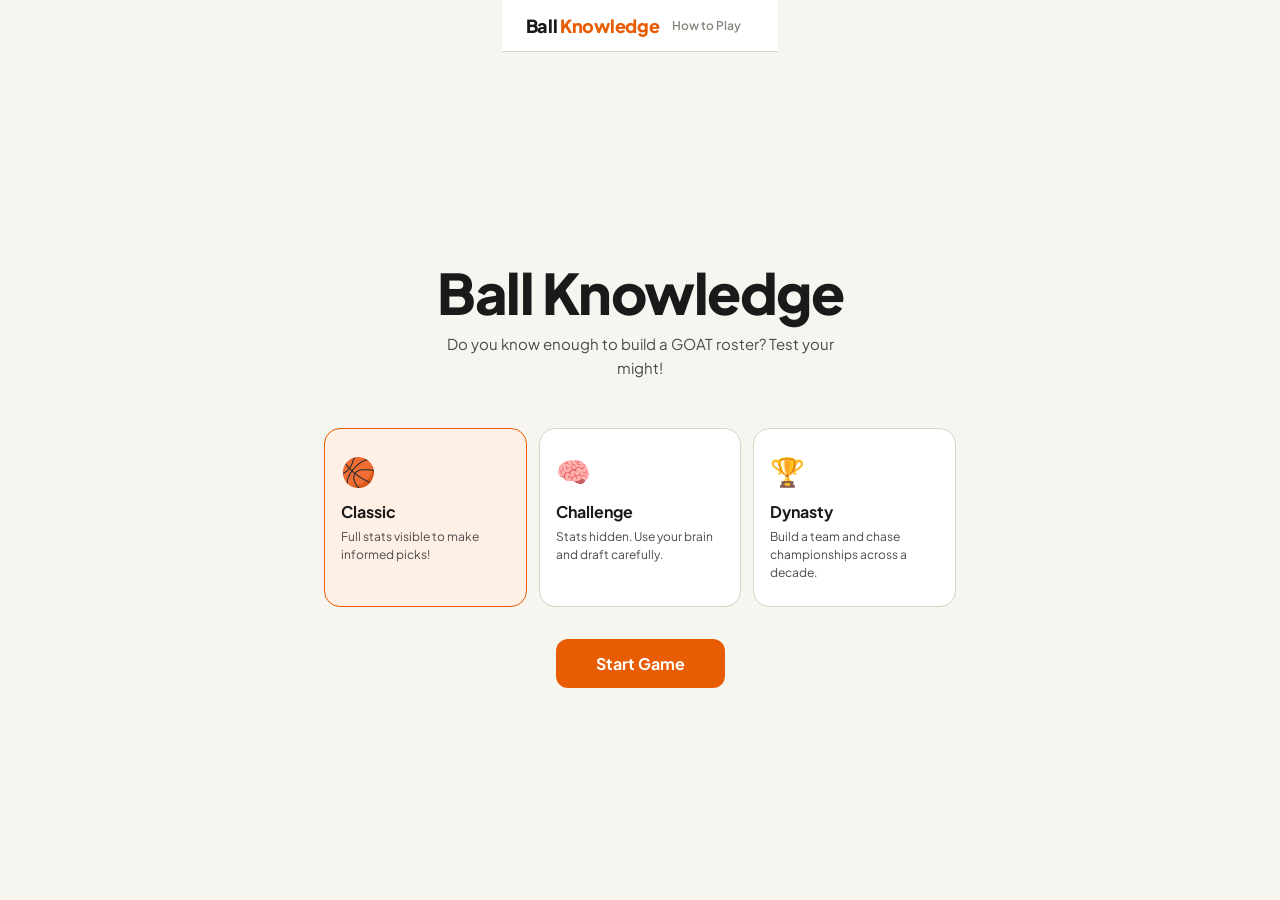
<file: index.html>
<!DOCTYPE html>
<html lang="en" class="at-home">
<head>
<meta charset="UTF-8">
<meta name="viewport" content="width=device-width, initial-scale=1.0">
<title>Ball Knowledge</title>
<meta name="description" content="Build the ultimate NBA roster across eras — 1960s to 2020s. How well do you know your basketball?">
<meta property="og:title" content="Ball Knowledge">
<meta property="og:description" content="Build the ultimate NBA roster across eras. Draft legends, build your starting five, and see how your team stacks up.">
<meta property="og:url" content="https://ball-knowledge.vercel.app">
<meta property="og:type" content="website">
<meta name="twitter:card" content="summary">
<meta name="twitter:title" content="Ball Knowledge">
<meta name="twitter:description" content="Build the ultimate NBA roster across eras. Draft legends, build your starting five, and see how your team stacks up.">
<link rel="preconnect" href="https://fonts.googleapis.com">
<link href="https://fonts.googleapis.com/css2?family=Plus+Jakarta+Sans:wght@400;500;600;700;800&display=swap" rel="stylesheet">
<link rel="stylesheet" href="/css/styles.css">
</head>
<body>

<div id="home-screen" class="screen active">
  <div class="topbar"><div class="topbar-logo">Ball <span>Knowledge</span></div><div class="nav-chip" onclick="openHTP()">How to Play</div></div>
  <div class="home-scroll">
    <div class="home-inner">
      <div class="home-title">Ball Knowledge</div>
      <div class="home-sub">Do you know enough to build a GOAT roster? Test your might!</div>
      <div class="mode-cards">
        <div class="mode-card sel" data-mode="classic" onclick="pickMode('classic')"><div class="mode-emoji">&#127936;</div><div class="mode-name">Classic</div><div class="mode-desc">Full stats visible to make informed picks!</div></div>
        <div class="mode-card" data-mode="challenge" onclick="pickMode('challenge')"><div class="mode-emoji">&#129504;</div><div class="mode-name">Challenge</div><div class="mode-desc">Stats hidden. Use your brain and draft carefully.</div></div>
        <div class="mode-card" data-mode="dynasty" onclick="pickMode('dynasty')"><div class="mode-emoji">&#127942;</div><div class="mode-name">Dynasty</div><div class="mode-desc">Build a team and chase championships across a decade.</div></div>
      </div>
      <button class="btn-start" onclick="startGame()">Start Game</button>
    </div>
  </div>
</div>

<div id="game-screen" class="screen">
  <div class="left-col">
    <div class="topbar"><div class="topbar-logo logo-link" onclick="logoClick()">Ball <span>Knowledge</span></div><div class="mode-tag" id="mode-tag">Classic</div></div>
    <div class="spin-zone" id="spin-zone">
      <div class="cards-row">
        <div class="spin-card team-card"><div class="sc-label">Team</div><div class="sc-value" id="sc-team">&#8212;</div></div>
        <div class="spin-card era-card"><div class="sc-label">Era</div><div class="sc-value" id="sc-era">&#8212;</div></div>
      </div>
      <div class="compact-pill" id="compact-pill"></div>
      <button class="btn-spin" id="btn-spin" onclick="doSpin()">SPIN</button>
      <div class="reroll-row" id="reroll-row" style="display:none;">
        <button class="btn-rr" id="rr-team" onclick="doReroll('team')"><span class="rr-dot" id="dot-t">1</span>Re-roll Team</button>
        <button class="btn-rr" id="rr-era" onclick="doReroll('era')"><span class="rr-dot" id="dot-e">1</span>Re-roll Era</button>
      </div>
    </div>
    <div class="list-zone" id="list-zone">
      <div class="list-filters">
        <button class="pf-btn active" onclick="fPos('ALL',this)">All</button>
        <button class="pf-btn" onclick="fPos('G',this)">G</button>
        <button class="pf-btn" onclick="fPos('F',this)">F</button>
        <button class="pf-btn" onclick="fPos('C',this)">C</button>
        <input class="search-in" type="text" placeholder="Search by name" id="search-in" oninput="applyF()">
      </div>
      <div class="list-meta" id="list-meta">&#8212; players available</div>
      <div class="player-scroll" id="player-scroll"></div>
    </div>
  </div>
  <div class="mobile-pos-bar">
    <div class="mpb-slot" id="mpb-slot-PG" onclick="nodeClick('PG')"><div class="mpb-bubble" id="mpb-PG">PG</div></div>
    <div class="mpb-slot" id="mpb-slot-SG" onclick="nodeClick('SG')"><div class="mpb-bubble" id="mpb-SG">SG</div></div>
    <div class="mpb-slot" id="mpb-slot-SF" onclick="nodeClick('SF')"><div class="mpb-bubble" id="mpb-SF">SF</div></div>
    <div class="mpb-slot" id="mpb-slot-PF" onclick="nodeClick('PF')"><div class="mpb-bubble" id="mpb-PF">PF</div></div>
    <div class="mpb-slot" id="mpb-slot-C" onclick="nodeClick('C')"><div class="mpb-bubble" id="mpb-C">C</div></div>
  </div>
  <div class="right-col">
    <div class="court-wrap">
      <div class="court-svg-wrap">
        <svg viewBox="0 0 680 460" xmlns="http://www.w3.org/2000/svg">
          <rect width="680" height="460" rx="8" fill="#C68642"/>
          <g stroke="#B07030" stroke-width="0.7" opacity="0.5"><line x1="0" y1="46" x2="680" y2="46"/><line x1="0" y1="92" x2="680" y2="92"/><line x1="0" y1="138" x2="680" y2="138"/><line x1="0" y1="184" x2="680" y2="184"/><line x1="0" y1="230" x2="680" y2="230"/><line x1="0" y1="276" x2="680" y2="276"/><line x1="0" y1="322" x2="680" y2="322"/><line x1="0" y1="368" x2="680" y2="368"/><line x1="0" y1="414" x2="680" y2="414"/></g>
          <rect x="10" y="10" width="660" height="440" rx="4" fill="none" stroke="#fff" stroke-width="2.5"/>
          <rect x="240" y="10" width="200" height="188" fill="#B87333" stroke="#fff" stroke-width="2"/>
          <ellipse cx="340" cy="198" rx="60" ry="60" fill="none" stroke="#fff" stroke-width="2"/>
          <rect x="312" y="8" width="56" height="6" rx="2" fill="#fff"/>
          <circle cx="340" cy="38" r="18" fill="none" stroke="#fff" stroke-width="2.5"/>
          <path d="M 300 188 Q 340 140 380 188" fill="none" stroke="#fff" stroke-width="2"/>
          <path d="M 60 10 L 60 198 Q 60 390 340 390 Q 620 390 620 198 L 620 10" fill="none" stroke="#fff" stroke-width="2"/>
          <line x1="60" y1="10" x2="60" y2="198" stroke="#fff" stroke-width="2"/><line x1="620" y1="10" x2="620" y2="198" stroke="#fff" stroke-width="2"/>
          <line x1="240" y1="10" x2="240" y2="188" stroke="#fff" stroke-width="2"/><line x1="440" y1="10" x2="440" y2="188" stroke="#fff" stroke-width="2"/>
          <rect x="240" y="58" width="14" height="7" fill="#fff"/><rect x="426" y="58" width="14" height="7" fill="#fff"/>
          <rect x="240" y="98" width="14" height="7" fill="#fff"/><rect x="426" y="98" width="14" height="7" fill="#fff"/>
          <rect x="240" y="138" width="14" height="7" fill="#fff"/><rect x="426" y="138" width="14" height="7" fill="#fff"/>
          <line x1="10" y1="450" x2="670" y2="450" stroke="#fff" stroke-width="2"/>
        </svg>
        <div class="pos-node" id="node-C"  style="left:38%;top:35%" onclick="nodeClick('C')"><div class="pos-bubble" id="bub-C">C</div></div>
        <div class="pos-node" id="node-PF" style="left:62%;top:35%" onclick="nodeClick('PF')"><div class="pos-bubble" id="bub-PF">PF</div></div>
        <div class="pos-node" id="node-SF" style="left:18%;top:62%" onclick="nodeClick('SF')"><div class="pos-bubble" id="bub-SF">SF</div></div>
        <div class="pos-node" id="node-SG" style="left:82%;top:62%" onclick="nodeClick('SG')"><div class="pos-bubble" id="bub-SG">SG</div></div>
        <div class="pos-node" id="node-PG" style="left:50%;top:82%" onclick="nodeClick('PG')"><div class="pos-bubble" id="bub-PG">PG</div></div>
        <div class="assign-banner" id="assign-banner"></div>
      </div>
    </div>
    <div class="team-stats-bar">
      <div class="ts-label">Team Averages <span id="ts-count" style="font-weight:500;color:var(--ink3);text-transform:none;letter-spacing:0;">(0/5 players)</span></div>
      <div class="ts-grid">
        <div class="ts-item"><div class="ts-val" id="ts-ppg">0.0</div><div class="ts-key">PPG</div></div>
        <div class="ts-item"><div class="ts-val" id="ts-apg">0.0</div><div class="ts-key">APG</div></div>
        <div class="ts-item"><div class="ts-val" id="ts-rpg">0.0</div><div class="ts-key">RPG</div></div>
        <div class="ts-item"><div class="ts-val" id="ts-spg">0.0</div><div class="ts-key">SPG</div></div>
        <div class="ts-item"><div class="ts-val" id="ts-bpg">0.0</div><div class="ts-key">BPG</div></div>
      </div>
    </div>
  </div>
</div>

<div id="score-screen" class="screen">
  <div class="topbar"><div class="topbar-logo logo-link" onclick="goHome()">Ball <span>Knowledge</span></div><span class="nav-chip" onclick="goHome()">&#8592; New Game</span></div>
  <div style="flex:1;overflow-y:auto;display:flex;flex-direction:column;align-items:center;padding:24px 24px 40px;">
    <div class="score-inner">
      <div style="text-align:center;margin-bottom:24px;"><div class="score-grade" id="score-grade">A</div><div class="score-wins" id="score-wins"></div></div>
      <div class="score-roster" id="score-roster"></div>
      <div class="score-stats" id="score-stats"></div>
      <div class="score-projections" id="score-projections"></div>
      <div class="score-analysis" id="score-analysis"></div>
      <div class="share-section">
        <button id="btn-sc-share" class="btn-share-main" onclick="doScShare()">&#128228; Share Your Roster</button>
        <div class="share-icons-row">
          <span class="share-icons-label">Or share to</span>
          <div class="share-icons">
            <button class="share-icon-btn" style="background:#000" onclick="openPlatformShare('twitter','score')" title="Share on X (Twitter)"><svg viewBox="0 0 24 24" width="18" height="18"><path fill="white" d="M18.244 2.25h3.308l-7.227 8.26 8.502 11.24H16.17l-4.714-6.231-5.401 6.231H2.741l7.73-8.835L1.254 2.25H8.08l4.26 5.647 5.904-5.647zm-1.161 17.52h1.833L7.084 4.126H5.117z"/></svg></button>
            <button class="share-icon-btn" style="background:#25D366" onclick="openPlatformShare('whatsapp','score')" title="Share on WhatsApp"><svg viewBox="0 0 24 24" width="18" height="18"><path fill="white" d="M17.472 14.382c-.297-.149-1.758-.867-2.03-.967-.273-.099-.471-.148-.67.15-.197.297-.767.966-.94 1.164-.173.199-.347.223-.644.075-.297-.15-1.255-.463-2.39-1.475-.883-.788-1.48-1.761-1.653-2.059-.173-.297-.018-.458.13-.606.134-.133.298-.347.446-.52.149-.174.198-.298.298-.497.099-.198.05-.371-.025-.52-.075-.149-.669-1.612-.916-2.207-.242-.579-.487-.5-.669-.51-.173-.008-.371-.01-.57-.01-.198 0-.52.074-.792.372-.272.297-1.04 1.016-1.04 2.479 0 1.462 1.065 2.875 1.213 3.074.149.198 2.096 3.2 5.077 4.487.709.306 1.262.489 1.694.625.712.227 1.36.195 1.871.118.571-.085 1.758-.719 2.006-1.413.248-.694.248-1.289.173-1.413-.074-.124-.272-.198-.57-.347m-5.421 7.403h-.004a9.87 9.87 0 01-5.031-1.378l-.361-.214-3.741.982.998-3.648-.235-.374a9.86 9.86 0 01-1.51-5.26c.001-5.45 4.436-9.884 9.888-9.884 2.64 0 5.122 1.03 6.988 2.898a9.825 9.825 0 012.893 6.994c-.003 5.45-4.437 9.884-9.885 9.884m8.413-18.297A11.815 11.815 0 0012.05 0C5.495 0 .16 5.335.157 11.892c0 2.096.547 4.142 1.588 5.945L.057 24l6.305-1.654a11.882 11.882 0 005.683 1.448h.005c6.554 0 11.89-5.335 11.893-11.893a11.821 11.821 0 00-3.48-8.413z"/></svg></button>
            <button class="share-icon-btn" style="background:#FF4500" onclick="openPlatformShare('reddit','score')" title="Share on Reddit"><svg viewBox="0 0 24 24" width="18" height="18"><path fill="white" d="M12 0A12 12 0 0 0 0 12a12 12 0 0 0 12 12 12 12 0 0 0 12-12A12 12 0 0 0 12 0zm5.01 4.744c.688 0 1.25.561 1.25 1.249a1.25 1.25 0 0 1-2.498.056l-2.597-.547-.8 3.747c1.824.07 3.48.632 4.674 1.488.308-.309.73-.491 1.207-.491.968 0 1.754.786 1.754 1.754 0 .716-.435 1.333-1.01 1.614a3.111 3.111 0 0 1 .042.52c0 2.694-3.13 4.87-7.004 4.87-3.874 0-7.004-2.176-7.004-4.87 0-.183.015-.366.043-.534A1.748 1.748 0 0 1 4.028 12c0-.968.786-1.754 1.754-1.754.463 0 .898.196 1.207.49 1.207-.883 2.878-1.43 4.744-1.487l.885-4.182a.342.342 0 0 1 .14-.197.35.35 0 0 1 .238-.042l2.906.617a1.214 1.214 0 0 1 1.108-.701zM9.25 12C8.561 12 8 12.562 8 13.25c0 .687.561 1.248 1.25 1.248.687 0 1.248-.561 1.248-1.249 0-.688-.561-1.249-1.249-1.249zm5.5 0c-.687 0-1.248.561-1.248 1.25 0 .687.561 1.248 1.249 1.248.688 0 1.249-.561 1.249-1.249 0-.687-.562-1.249-1.25-1.249zm-5.466 3.99a.327.327 0 0 0-.231.094.33.33 0 0 0 0 .463c.842.842 2.484.913 2.961.913.477 0 2.105-.056 2.961-.913a.361.361 0 0 0 .029-.463.33.33 0 0 0-.464 0c-.547.533-1.684.73-2.512.73-.828 0-1.979-.196-2.512-.73a.326.326 0 0 0-.232-.095z"/></svg></button>
            <button class="share-icon-btn" style="background:var(--green)" onclick="openPlatformShare('sms','score')" title="Share via SMS"><svg viewBox="0 0 24 24" width="18" height="18"><path fill="white" d="M20 2H4c-1.1 0-2 .9-2 2v18l4-4h14c1.1 0 2-.9 2-2V4c0-1.1-.9-2-2-2zm0 14H5.17L4 17.17V4h16v12z"/></svg></button>
          </div>
        </div>
      </div>
      <div class="share-divider"></div>
      <div class="score-btns"><button class="btn-outline" onclick="goHome()">Choose Game Mode</button><button class="btn-start" onclick="startGame()">Play Again</button></div>
      <button id="btn-challenge-friend" class="btn-challenge" onclick="openChallengeModal()" style="display:none;">&#127952; Challenge a Friend</button>
    </div>
  </div>
</div>

<div id="dynasty-screen" class="screen">
  <div class="topbar"><div class="topbar-logo logo-link" onclick="goHome()">Ball <span>Knowledge</span></div><div class="mode-tag">Dynasty</div></div>
  <div style="flex:1;overflow-y:auto;display:flex;flex-direction:column;align-items:center;padding:24px;">
    <div class="dynasty-inner">
      <div class="dynasty-title" id="d-title">Spin for your dynasty era</div>
      <div class="dynasty-sub" id="d-sub">Your squad will be placed in a decade and simulate every season.</div>
      <div class="d-spin-box" id="d-spin-box">
        <div class="d-reel-win"><div class="d-reel-val" id="d-reel">&#8212;</div></div><br>
        <button class="btn-dspin" id="btn-dspin" onclick="dynastySpin()">SPIN FOR DECADE</button>
      </div>
      <div class="dynasty-timeline" id="d-timeline" style="display:none;"></div>
      <div class="d-players" id="d-players" style="display:none;"></div>
      <div class="d-summary" id="d-summary" style="display:none;">
        <div class="ds-grade" id="ds-grade"></div><div class="ds-sub" id="ds-sub2"></div><div class="ds-txt" id="ds-txt"></div>
        <div class="share-section" style="margin-top:20px;">
          <button id="btn-dy-share" class="btn-share-main" onclick="doDyShare()">&#128228; Share Your Dynasty</button>
          <div class="share-icons-row">
            <span class="share-icons-label">Or share to</span>
            <div class="share-icons">
              <button class="share-icon-btn" style="background:#000" onclick="openPlatformShare('twitter','dynasty')" title="Share on X (Twitter)"><svg viewBox="0 0 24 24" width="18" height="18"><path fill="white" d="M18.244 2.25h3.308l-7.227 8.26 8.502 11.24H16.17l-4.714-6.231-5.401 6.231H2.741l7.73-8.835L1.254 2.25H8.08l4.26 5.647 5.904-5.647zm-1.161 17.52h1.833L7.084 4.126H5.117z"/></svg></button>
              <button class="share-icon-btn" style="background:#25D366" onclick="openPlatformShare('whatsapp','dynasty')" title="Share on WhatsApp"><svg viewBox="0 0 24 24" width="18" height="18"><path fill="white" d="M17.472 14.382c-.297-.149-1.758-.867-2.03-.967-.273-.099-.471-.148-.67.15-.197.297-.767.966-.94 1.164-.173.199-.347.223-.644.075-.297-.15-1.255-.463-2.39-1.475-.883-.788-1.48-1.761-1.653-2.059-.173-.297-.018-.458.13-.606.134-.133.298-.347.446-.52.149-.174.198-.298.298-.497.099-.198.05-.371-.025-.52-.075-.149-.669-1.612-.916-2.207-.242-.579-.487-.5-.669-.51-.173-.008-.371-.01-.57-.01-.198 0-.52.074-.792.372-.272.297-1.04 1.016-1.04 2.479 0 1.462 1.065 2.875 1.213 3.074.149.198 2.096 3.2 5.077 4.487.709.306 1.262.489 1.694.625.712.227 1.36.195 1.871.118.571-.085 1.758-.719 2.006-1.413.248-.694.248-1.289.173-1.413-.074-.124-.272-.198-.57-.347m-5.421 7.403h-.004a9.87 9.87 0 01-5.031-1.378l-.361-.214-3.741.982.998-3.648-.235-.374a9.86 9.86 0 01-1.51-5.26c.001-5.45 4.436-9.884 9.888-9.884 2.64 0 5.122 1.03 6.988 2.898a9.825 9.825 0 012.893 6.994c-.003 5.45-4.437 9.884-9.885 9.884m8.413-18.297A11.815 11.815 0 0012.05 0C5.495 0 .16 5.335.157 11.892c0 2.096.547 4.142 1.588 5.945L.057 24l6.305-1.654a11.882 11.882 0 005.683 1.448h.005c6.554 0 11.89-5.335 11.893-11.893a11.821 11.821 0 00-3.48-8.413z"/></svg></button>
              <button class="share-icon-btn" style="background:#FF4500" onclick="openPlatformShare('reddit','dynasty')" title="Share on Reddit"><svg viewBox="0 0 24 24" width="18" height="18"><path fill="white" d="M12 0A12 12 0 0 0 0 12a12 12 0 0 0 12 12 12 12 0 0 0 12-12A12 12 0 0 0 12 0zm5.01 4.744c.688 0 1.25.561 1.25 1.249a1.25 1.25 0 0 1-2.498.056l-2.597-.547-.8 3.747c1.824.07 3.48.632 4.674 1.488.308-.309.73-.491 1.207-.491.968 0 1.754.786 1.754 1.754 0 .716-.435 1.333-1.01 1.614a3.111 3.111 0 0 1 .042.52c0 2.694-3.13 4.87-7.004 4.87-3.874 0-7.004-2.176-7.004-4.87 0-.183.015-.366.043-.534A1.748 1.748 0 0 1 4.028 12c0-.968.786-1.754 1.754-1.754.463 0 .898.196 1.207.49 1.207-.883 2.878-1.43 4.744-1.487l.885-4.182a.342.342 0 0 1 .14-.197.35.35 0 0 1 .238-.042l2.906.617a1.214 1.214 0 0 1 1.108-.701zM9.25 12C8.561 12 8 12.562 8 13.25c0 .687.561 1.248 1.25 1.248.687 0 1.248-.561 1.248-1.249 0-.688-.561-1.249-1.249-1.249zm5.5 0c-.687 0-1.248.561-1.248 1.25 0 .687.561 1.248 1.249 1.248.688 0 1.249-.561 1.249-1.249 0-.687-.562-1.249-1.25-1.249zm-5.466 3.99a.327.327 0 0 0-.231.094.33.33 0 0 0 0 .463c.842.842 2.484.913 2.961.913.477 0 2.105-.056 2.961-.913a.361.361 0 0 0 .029-.463.33.33 0 0 0-.464 0c-.547.533-1.684.73-2.512.73-.828 0-1.979-.196-2.512-.73a.326.326 0 0 0-.232-.095z"/></svg></button>
              <button class="share-icon-btn" style="background:var(--green)" onclick="openPlatformShare('sms','dynasty')" title="Share via SMS"><svg viewBox="0 0 24 24" width="18" height="18"><path fill="white" d="M20 2H4c-1.1 0-2 .9-2 2v18l4-4h14c1.1 0 2-.9 2-2V4c0-1.1-.9-2-2-2zm0 14H5.17L4 17.17V4h16v12z"/></svg></button>
            </div>
          </div>
        </div>
        <div class="share-divider"></div>
        <div style="display:flex;gap:10px;justify-content:center;">
          <button class="btn-outline" onclick="goHome()">Choose Game Mode</button><button class="btn-start" onclick="startGame()">Play Again</button>
        </div>
      </div>
    </div>
  </div>
</div>

<!-- Challenge acceptance screen -->
<div id="challenge-screen" class="screen">
  <div class="topbar"><div class="topbar-logo">Ball <span>Knowledge</span></div><div class="mode-tag h2h-tag">CHALLENGE</div></div>
  <div style="flex:1;overflow-y:auto;display:flex;flex-direction:column;align-items:center;padding:24px 24px 40px;">
    <div class="ch-inner">
      <div class="ch-title">Your opponent built this roster</div>
      <div class="ch-sub">Think you can beat it? Build your starting 5 to go head to head in a 7-game series.</div>
      <div id="ch-p1-chips" class="score-roster" style="justify-content:flex-start;"></div>
      <div id="ch-p1-stats" class="score-stats" style="margin-bottom:28px;"></div>
      <button class="btn-start ch-accept-btn" onclick="acceptChallenge()">Accept Challenge</button>
      <div class="ch-note">Players your opponent already drafted will be marked <strong>Taken</strong> and cannot be selected.</div>
    </div>
  </div>
</div>

<!-- Pre-series screen -->
<div id="preseries-screen" class="screen">
  <div class="topbar"><div class="topbar-logo logo-link" onclick="goHome()">Ball <span>Knowledge</span></div><div class="mode-tag h2h-tag">HEAD TO HEAD</div></div>
  <div style="flex:1;overflow-y:auto;display:flex;flex-direction:column;align-items:center;padding:24px 24px 40px;">
    <div class="ps-inner">
      <div class="ps-title">Ready to Simulate?</div>
      <div class="ps-sub">Both rosters are locked. Let the series begin.</div>
      <div class="ps-matchup">
        <div class="ps-team-col">
          <div class="ps-col-label">Challenger</div>
          <div id="ps-p1-chips" class="ps-chips"></div>
          <div id="ps-p1-rating" class="ps-rating"></div>
        </div>
        <div class="ps-vs">VS</div>
        <div class="ps-team-col">
          <div class="ps-col-label">You</div>
          <div id="ps-p2-chips" class="ps-chips"></div>
          <div id="ps-p2-rating" class="ps-rating"></div>
        </div>
      </div>
      <button class="btn-start ps-sim-btn" onclick="runH2HSeries()">Simulate 7-Game Series</button>
    </div>
  </div>
</div>

<!-- H2H Results screen -->
<div id="h2h-results-screen" class="screen">
  <div class="topbar"><div class="topbar-logo logo-link" onclick="goHome()">Ball <span>Knowledge</span></div><div class="mode-tag h2h-tag">SERIES RESULT</div></div>
  <div style="flex:1;overflow-y:auto;display:flex;flex-direction:column;align-items:center;padding:24px 24px 40px;">
    <div class="h2h-inner">
      <div id="h2h-winner-banner" class="h2h-winner-banner"></div>
      <div id="h2h-series-timeline" class="dynasty-timeline" style="margin-bottom:16px;"></div>
      <div id="h2h-mvp-card" class="h2h-card"></div>
      <div id="h2h-mods-card" class="h2h-card"></div>
      <div id="h2h-rosters-card" class="h2h-card"></div>
      <div id="h2h-narrative" class="score-analysis" style="display:none;"></div>
      <div class="score-btns" style="margin-top:8px;">
        <button id="btn-h2h-share" class="btn-start" onclick="openShareResultsModal(event)">&#128279; Share Results</button>
        <button class="btn-outline" onclick="goHome()">Play Again</button>
      </div>
    </div>
  </div>
</div>

<!-- Results waiting screen (P1 opens ?results= before opponent played) -->
<div id="results-waiting-screen" class="screen">
  <div class="topbar"><div class="topbar-logo">Ball <span>Knowledge</span></div></div>
  <div style="flex:1;display:flex;align-items:center;justify-content:center;">
    <div class="wait-inner">
      <div class="wait-pulse"></div>
      <div class="wait-title">Waiting for your opponent</div>
      <div class="wait-sub">Your challenge link is still active — share it to get a response.</div>
      <div class="wait-sub2">When they finish, they'll share back a results link for you to open here.</div>
      <button class="btn-outline" onclick="goHome()">Go Home</button>
    </div>
  </div>
</div>

<div id="confirm-modal" class="confirm-overlay" onclick="if(event.target===this)this.style.display='none'">
  <div class="confirm-box">
    <div class="confirm-title">Leave game?</div>
    <div class="confirm-body">You'll lose your current roster progress.</div>
    <div class="confirm-btns">
      <button class="btn-outline" onclick="document.getElementById('confirm-modal').style.display='none'">Keep Playing</button>
      <button class="btn-danger" onclick="document.getElementById('confirm-modal').style.display='none';goHome()">Go to Home</button>
    </div>
  </div>
</div>

<!-- Challenge link modal -->
<div id="challenge-modal" class="confirm-overlay" onclick="if(event.target===this)this.style.display='none'">
  <div class="chal-modal-box">
    <button class="htp-close" onclick="document.getElementById('challenge-modal').style.display='none'">&#x2715;</button>
    <div class="chal-modal-title">&#127952; Challenge a Friend</div>
    <div class="chal-section">
      <div class="chal-section-label">Challenge Link</div>
      <div class="chal-section-sub">Share this with your opponent — they'll build their roster against yours</div>
      <div class="chal-input-row">
        <input class="chal-link-input" id="chal-link" readonly onclick="this.select()">
      </div>
      <div class="chal-btn-row">
        <button class="chal-btn chal-btn-copy" id="btn-copy-chal" onclick="copyChalLink()">Copy</button>
        <button class="chal-btn chal-btn-share" id="btn-share-chal" onclick="shareChallenge()">Share</button>
      </div>
    </div>
    <div class="chal-divider"></div>
    <div class="chal-section">
      <div class="chal-section-label">Your Results Link</div>
      <div class="chal-section-sub">Bookmark this — when your opponent shares results back, open that link to see the outcome</div>
      <div class="chal-input-row">
        <input class="chal-link-input" id="res-link" readonly onclick="this.select()">
      </div>
      <div class="chal-btn-row">
        <button class="chal-btn chal-btn-copy" id="btn-copy-res" onclick="copyResLink()">Copy</button>
      </div>
    </div>
    <div class="chal-note">&#128276; Your opponent will share a results link back to you when done.</div>
  </div>
</div>

<!-- Share Results modal (P2 sends results back to P1) -->
<div id="share-results-modal" class="confirm-overlay" onclick="if(event.target===this)this.style.display='none'">
  <div class="chal-modal-box">
    <button class="htp-close" onclick="document.getElementById('share-results-modal').style.display='none'">&#x2715;</button>
    <div class="chal-modal-title">&#128279; Share Results</div>
    <div class="chal-section">
      <div class="chal-section-sub">Send this back to your opponent so they can see how the series went.</div>
      <div class="chal-input-row">
        <input class="chal-link-input" id="h2h-res-link" readonly onclick="this.select()">
      </div>
      <div class="chal-btn-row">
        <button class="chal-btn chal-btn-copy" id="btn-copy-h2h-res" onclick="copyH2HResLink()">Copy</button>
        <button class="chal-btn chal-btn-share" id="btn-share-h2h-res" onclick="shareH2HViaBtn()">Share</button>
      </div>
    </div>
    <div class="chal-divider"></div>
    <div class="share-icons-row" style="margin-top:0;padding:12px 0 4px;">
      <span class="share-icons-label">Or share to</span>
      <div class="share-icons">
        <button class="share-icon-btn" style="background:#000" onclick="openH2HPlatformShare('twitter')" title="Share on X (Twitter)"><svg viewBox="0 0 24 24" width="18" height="18"><path fill="white" d="M18.244 2.25h3.308l-7.227 8.26 8.502 11.24H16.17l-4.714-6.231-5.401 6.231H2.741l7.73-8.835L1.254 2.25H8.08l4.26 5.647 5.904-5.647zm-1.161 17.52h1.833L7.084 4.126H5.117z"/></svg></button>
        <button class="share-icon-btn" style="background:#25D366" onclick="openH2HPlatformShare('whatsapp')" title="Share on WhatsApp"><svg viewBox="0 0 24 24" width="18" height="18"><path fill="white" d="M17.472 14.382c-.297-.149-1.758-.867-2.03-.967-.273-.099-.471-.148-.67.15-.197.297-.767.966-.94 1.164-.173.199-.347.223-.644.075-.297-.15-1.255-.463-2.39-1.475-.883-.788-1.48-1.761-1.653-2.059-.173-.297-.018-.458.13-.606.134-.133.298-.347.446-.52.149-.174.198-.298.298-.497.099-.198.05-.371-.025-.52-.075-.149-.669-1.612-.916-2.207-.242-.579-.487-.5-.669-.51-.173-.008-.371-.01-.57-.01-.198 0-.52.074-.792.372-.272.297-1.04 1.016-1.04 2.479 0 1.462 1.065 2.875 1.213 3.074.149.198 2.096 3.2 5.077 4.487.709.306 1.262.489 1.694.625.712.227 1.36.195 1.871.118.571-.085 1.758-.719 2.006-1.413.248-.694.248-1.289.173-1.413-.074-.124-.272-.198-.57-.347m-5.421 7.403h-.004a9.87 9.87 0 01-5.031-1.378l-.361-.214-3.741.982.998-3.648-.235-.374a9.86 9.86 0 01-1.51-5.26c.001-5.45 4.436-9.884 9.888-9.884 2.64 0 5.122 1.03 6.988 2.898a9.825 9.825 0 012.893 6.994c-.003 5.45-4.437 9.884-9.885 9.884m8.413-18.297A11.815 11.815 0 0012.05 0C5.495 0 .16 5.335.157 11.892c0 2.096.547 4.142 1.588 5.945L.057 24l6.305-1.654a11.882 11.882 0 005.683 1.448h.005c6.554 0 11.89-5.335 11.893-11.893a11.821 11.821 0 00-3.48-8.413z"/></svg></button>
        <button class="share-icon-btn" style="background:#FF4500" onclick="openH2HPlatformShare('reddit')" title="Share on Reddit"><svg viewBox="0 0 24 24" width="18" height="18"><path fill="white" d="M12 0A12 12 0 0 0 0 12a12 12 0 0 0 12 12 12 12 0 0 0 12-12A12 12 0 0 0 12 0zm5.01 4.744c.688 0 1.25.561 1.25 1.249a1.25 1.25 0 0 1-2.498.056l-2.597-.547-.8 3.747c1.824.07 3.48.632 4.674 1.488.308-.309.73-.491 1.207-.491.968 0 1.754.786 1.754 1.754 0 .716-.435 1.333-1.01 1.614a3.111 3.111 0 0 1 .042.52c0 2.694-3.13 4.87-7.004 4.87-3.874 0-7.004-2.176-7.004-4.87 0-.183.015-.366.043-.534A1.748 1.748 0 0 1 4.028 12c0-.968.786-1.754 1.754-1.754.463 0 .898.196 1.207.49 1.207-.883 2.878-1.43 4.744-1.487l.885-4.182a.342.342 0 0 1 .14-.197.35.35 0 0 1 .238-.042l2.906.617a1.214 1.214 0 0 1 1.108-.701zM9.25 12C8.561 12 8 12.562 8 13.25c0 .687.561 1.248 1.25 1.248.687 0 1.248-.561 1.248-1.249 0-.688-.561-1.249-1.249-1.249zm5.5 0c-.687 0-1.248.561-1.248 1.25 0 .687.561 1.248 1.249 1.248.688 0 1.249-.561 1.249-1.249 0-.687-.562-1.249-1.25-1.249zm-5.466 3.99a.327.327 0 0 0-.231.094.33.33 0 0 0 0 .463c.842.842 2.484.913 2.961.913.477 0 2.105-.056 2.961-.913a.361.361 0 0 0 .029-.463.33.33 0 0 0-.464 0c-.547.533-1.684.73-2.512.73-.828 0-1.979-.196-2.512-.73a.326.326 0 0 0-.232-.095z"/></svg></button>
        <button class="share-icon-btn" style="background:var(--green)" onclick="openH2HPlatformShare('sms')" title="Share via SMS"><svg viewBox="0 0 24 24" width="18" height="18"><path fill="white" d="M20 2H4c-1.1 0-2 .9-2 2v18l4-4h14c1.1 0 2-.9 2-2V4c0-1.1-.9-2-2-2zm0 14H5.17L4 17.17V4h16v12z"/></svg></button>
      </div>
    </div>
  </div>
</div>

<div id="htp-modal" class="htp-overlay" onclick="if(event.target===this)closeHTP()">
  <div class="htp-box">
    <button class="htp-close" onclick="closeHTP()">&#x2715;</button>

    <div class="htp-step" id="htp-s1">
      <div class="htp-step-hd">
        <div class="htp-step-num">1 &nbsp;/&nbsp; 4</div>
        <div class="htp-step-title">Spin to get your assignment</div>
      </div>
      <div class="htp-demo htp-demo-1">
        <div class="htp-demo-cards">
          <div class="htp-demo-card htp-dc-team"><div class="htp-dc-lbl">Team</div><div class="htp-dc-val">GSW</div></div>
          <div class="htp-demo-card htp-dc-era"><div class="htp-dc-lbl">Era</div><div class="htp-dc-val">1990s</div></div>
        </div>
        <div class="htp-demo-spin">SPIN</div>
      </div>
      <div class="htp-step-desc">Tap <strong>SPIN</strong> to get a random team and era. You can re-roll the team or era one time each if you want a different assignment.</div>
    </div>

    <div class="htp-step" id="htp-s2">
      <div class="htp-step-hd">
        <div class="htp-step-num">2 &nbsp;/&nbsp; 4</div>
        <div class="htp-step-title">Select a player</div>
      </div>
      <div class="htp-demo htp-demo-2">
        <div class="htp-demo-plist">
          <div class="htp-demo-pc">
            <div class="htp-demo-pav">MJ</div>
            <div class="htp-demo-pinfo"><div class="htp-demo-pname">Michael Jordan</div><div class="htp-demo-ppos">SG</div></div>
          </div>
          <div class="htp-demo-pc htp-demo-pc-sel">
            <div class="htp-demo-pav">SP</div>
            <div class="htp-demo-pinfo"><div class="htp-demo-pname">Scottie Pippen</div><div class="htp-demo-ppos">SF &middot; SG &middot; PF</div></div>
          </div>
          <div class="htp-demo-pc">
            <div class="htp-demo-pav">RD</div>
            <div class="htp-demo-pinfo"><div class="htp-demo-pname">Dennis Rodman</div><div class="htp-demo-ppos">PF &middot; C</div></div>
          </div>
        </div>
      </div>
      <div class="htp-step-desc">Browse your player pool and tap a player to select them. Their eligible court positions will light up green.</div>
    </div>

    <div class="htp-step" id="htp-s3">
      <div class="htp-step-hd">
        <div class="htp-step-num">3 &nbsp;/&nbsp; 4</div>
        <div class="htp-step-title">Place them on the court</div>
      </div>
      <div class="htp-demo htp-demo-3">
        <div class="htp-court-demo">
          <div class="htp-cn htp-cn-f" style="top:24%;left:38%"><div class="htp-cn-init">MJ</div><div class="htp-cn-pos">C</div></div>
          <div class="htp-cn htp-cn-f" style="top:24%;left:62%"><div class="htp-cn-init">RD</div><div class="htp-cn-pos">PF</div></div>
          <div class="htp-cn htp-cn-g" style="top:52%;left:18%">SF</div>
          <div class="htp-cn htp-cn-d" style="top:52%;left:82%">SG</div>
          <div class="htp-cn htp-cn-d" style="top:80%;left:50%">PG</div>
        </div>
      </div>
      <div class="htp-step-desc">Tap a <span class="htp-hl">glowing slot</span> to place your selected player there. Tap a filled slot to swap them to a new eligible position.</div>
    </div>

    <div class="htp-step" id="htp-s4">
      <div class="htp-step-hd">
        <div class="htp-step-num">4 &nbsp;/&nbsp; 4</div>
        <div class="htp-step-title">Get your grade</div>
      </div>
      <div class="htp-demo htp-demo-4">
        <div class="htp-demo-grade">A+</div>
        <div class="htp-demo-wins">73 Projected Wins</div>
      </div>
      <div class="htp-step-desc">Fill all 5 positions to reveal your team's grade and projected win total. In <strong>Dynasty mode</strong>, your squad simulates 10 full seasons chasing championships.</div>
    </div>

    <div class="htp-nav">
      <button class="htp-btn-prev" id="htp-prev" onclick="htpPrev()">&#8592; Back</button>
      <div class="htp-dots">
        <div class="htp-dot"></div><div class="htp-dot"></div><div class="htp-dot"></div><div class="htp-dot"></div>
      </div>
      <button class="htp-btn-next" id="htp-next" onclick="htpNext()">Next &#8594;</button>
    </div>
  </div>
</div>

<script src="/js/app.js"></script>
</body>
</html>
</file>
<file: css/styles.css>
*{box-sizing:border-box;margin:0;padding:0;}
:root{--cream:#F7F5EF;--cream2:#EFECE3;--cream3:#E5E0D3;--ink:#1A1A1A;--ink2:#4A4A4A;--ink3:#888880;--orange:#E85D04;--orange-light:#FFF0E6;--red:#D62828;--blue:#1D4ED8;--green:#2D6A4F;--gold:#B45309;--border:#D8D3C8;}
html,body{height:100%;overflow:hidden;}
body{background:var(--cream);font-family:'Plus Jakarta Sans',sans-serif;color:var(--ink);}
.screen{display:none;height:100vh;flex-direction:column;overflow:hidden;}
.screen.active{display:flex;}
.topbar{height:52px;background:#fff;border-bottom:1px solid var(--border);display:flex;align-items:center;justify-content:space-between;padding:0 24px;flex-shrink:0;}
.topbar-logo{font-weight:800;font-size:18px;letter-spacing:-.3px;}
.topbar-logo span{color:var(--orange);}
.nav-chip{font-size:12px;font-weight:600;color:var(--ink3);padding:5px 12px;border-radius:20px;cursor:pointer;border:1px solid transparent;transition:all .15s;}
.nav-chip:hover{background:var(--cream2);color:var(--ink);}
.mode-tag{font-size:11px;font-weight:700;letter-spacing:.06em;text-transform:uppercase;background:var(--orange-light);color:var(--orange);padding:4px 10px;border-radius:20px;}
#home-screen{background:var(--cream);align-items:center;justify-content:center;}
.home-scroll{flex:1;display:flex;align-items:center;justify-content:center;}
.home-inner{max-width:680px;width:100%;padding:24px;text-align:center;}
.home-title{font-size:56px;font-weight:800;letter-spacing:-1.5px;line-height:1;margin-bottom:12px;}
.home-sub{font-size:15px;color:var(--ink2);line-height:1.6;margin-bottom:48px;max-width:420px;margin-left:auto;margin-right:auto;}
.mode-cards{display:grid;grid-template-columns:repeat(3,1fr);gap:12px;margin-bottom:32px;}
.mode-card{background:#fff;border:1.5px solid var(--border);border-radius:16px;padding:24px 16px;cursor:pointer;transition:all .2s;text-align:left;}
.mode-card:hover{border-color:var(--orange);transform:translateY(-2px);box-shadow:0 8px 24px rgba(0,0,0,.07);}
.mode-card.sel{border-color:var(--orange);background:var(--orange-light);}
.mode-emoji{font-size:28px;margin-bottom:12px;}
.mode-name{font-size:16px;font-weight:700;margin-bottom:6px;}
.mode-desc{font-size:12px;color:var(--ink2);line-height:1.5;}
.btn-start{background:var(--orange);color:#fff;border:none;border-radius:12px;padding:14px 40px;font-family:'Plus Jakarta Sans',sans-serif;font-size:16px;font-weight:700;cursor:pointer;transition:all .15s;}
.btn-start:hover{background:#D04E00;transform:translateY(-1px);}
#game-screen{flex-direction:row;overflow:hidden;}
.left-col{width:320px;min-width:320px;background:#fff;border-right:1px solid var(--border);display:flex;flex-direction:column;overflow:hidden;}
.spin-zone{padding:16px;border-bottom:1px solid var(--border);}
.cards-row{display:flex;gap:10px;margin-bottom:12px;}
.spin-card{flex:1;background:var(--cream);border-radius:12px;padding:12px;text-align:center;}
.spin-card.team-card{border:2px solid var(--red);}
.spin-card.era-card{border:2px solid var(--blue);}
.sc-label{font-size:10px;font-weight:700;letter-spacing:.08em;text-transform:uppercase;color:var(--ink3);margin-bottom:4px;}
.sc-value{font-size:22px;font-weight:800;letter-spacing:-.5px;color:var(--ink);line-height:1;min-height:28px;display:flex;align-items:center;justify-content:center;}
@keyframes spin-blur{from{opacity:.2;}to{opacity:1;}}
.spinning{animation:spin-blur .07s ease-in-out infinite alternate;}
.btn-spin{width:100%;background:var(--green);color:#fff;border:none;border-radius:10px;padding:11px;font-family:'Plus Jakarta Sans',sans-serif;font-size:15px;font-weight:700;cursor:pointer;transition:all .15s;}
.btn-spin:hover{background:#245A42;}
.btn-spin:disabled{opacity:.4;cursor:not-allowed;}
.reroll-row{display:flex;gap:6px;margin-top:8px;}
.btn-rr{flex:1;background:var(--cream);border:1.5px solid var(--border);border-radius:8px;padding:7px 8px;font-family:'Plus Jakarta Sans',sans-serif;font-size:11px;font-weight:700;color:var(--ink2);cursor:pointer;transition:all .15s;display:flex;align-items:center;justify-content:center;gap:4px;}
.btn-rr:hover:not(:disabled){border-color:var(--orange);color:var(--orange);background:var(--orange-light);}
.btn-rr:disabled{opacity:.28;cursor:not-allowed;}
.rr-dot{width:14px;height:14px;border-radius:50%;background:var(--orange);color:#fff;font-size:9px;font-weight:800;display:inline-flex;align-items:center;justify-content:center;flex-shrink:0;}
.rr-dot.spent{background:var(--ink3);}
.list-zone{display:none;flex-direction:column;flex:1;overflow:hidden;}
.list-filters{padding:10px 14px;border-bottom:1px solid var(--border);display:flex;gap:6px;align-items:center;}
.pf-btn{background:transparent;border:1.5px solid var(--border);border-radius:6px;padding:4px 10px;font-family:'Plus Jakarta Sans',sans-serif;font-size:12px;font-weight:600;color:var(--ink2);cursor:pointer;transition:all .15s;}
.pf-btn.active{background:var(--orange);border-color:var(--orange);color:#fff;}
.pf-btn:hover:not(.active){background:var(--cream2);}
.search-in{flex:1;background:var(--cream);border:1.5px solid var(--border);border-radius:8px;padding:6px 10px;font-family:'Plus Jakarta Sans',sans-serif;font-size:12px;color:var(--ink);outline:none;}
.search-in:focus{border-color:var(--orange);}
.list-meta{padding:6px 14px 2px;font-size:11px;color:var(--ink3);font-weight:500;}
.player-scroll{flex:1;overflow-y:auto;padding:6px 10px;}
.player-scroll::-webkit-scrollbar{width:3px;}
.player-scroll::-webkit-scrollbar-thumb{background:var(--cream3);border-radius:2px;}
.p-card{background:var(--cream);border:1.5px solid var(--border);border-radius:10px;padding:10px 12px;margin-bottom:6px;cursor:pointer;transition:all .15s;display:flex;align-items:center;gap:10px;}
.p-card:hover{border-color:var(--orange);background:var(--orange-light);}
.p-card.selected{border-color:var(--orange);background:var(--orange);}
.p-card.selected .p-name,.p-card.selected .p-stat-val{color:#fff;}
.p-card.selected .p-pos,.p-card.selected .p-meta,.p-card.selected .p-stat-lbl{color:rgba(255,255,255,.75);}
.p-av{width:36px;height:36px;border-radius:8px;background:var(--cream3);flex-shrink:0;display:flex;align-items:center;justify-content:center;font-size:12px;font-weight:700;color:var(--ink2);}
.p-card.selected .p-av{background:rgba(255,255,255,.25);color:#fff;}
.p-info{flex:1;min-width:0;}
.p-name{font-size:13px;font-weight:700;white-space:nowrap;overflow:hidden;text-overflow:ellipsis;color:var(--ink);}
.p-pos{font-size:10px;font-weight:600;color:var(--blue);margin-top:1px;}
.p-meta{font-size:10px;color:var(--ink3);}
.p-stats{display:flex;gap:8px;flex-shrink:0;}
.p-stat{text-align:right;}
.p-stat-val{font-size:12px;font-weight:700;color:var(--ink);}
.p-stat-lbl{font-size:9px;color:var(--ink3);letter-spacing:.03em;}
.empty-list{text-align:center;padding:32px 16px;font-size:13px;color:var(--ink3);}
.right-col{flex:1;display:flex;flex-direction:column;overflow:hidden;background:var(--cream);}
.court-wrap{flex:1;display:flex;align-items:center;justify-content:center;padding:20px 24px 8px;position:relative;}
.court-svg-wrap{position:relative;width:100%;max-width:660px;aspect-ratio:680/460;}
.court-svg-wrap svg{width:100%;height:auto;display:block;border-radius:10px;box-shadow:0 4px 24px rgba(0,0,0,.15);}
.pos-node{position:absolute;transform:translate(-50%,-50%);cursor:pointer;}
.pos-bubble{width:62px;height:62px;border-radius:14px;display:flex;flex-direction:column;align-items:center;justify-content:center;font-weight:800;font-size:17px;transition:all .2s;border:2px dashed rgba(255,255,255,.5);background:rgba(0,0,0,.22);color:#fff;user-select:none;}
.pos-node.filled .pos-bubble{border-style:solid;border-color:rgba(255,255,255,.6);background:rgba(255,255,255,.93);color:var(--ink);width:66px;height:66px;position:relative;}
.pos-node.filled .pos-bubble:hover{transform:scale(1.06);box-shadow:0 6px 20px rgba(0,0,0,.22);}
.pos-node.filled .pos-bubble::after{content:attr(data-name);position:absolute;bottom:calc(100% + 8px);left:50%;transform:translateX(-50%);background:var(--ink);color:#fff;font-size:11px;font-weight:600;padding:5px 10px;border-radius:8px;white-space:nowrap;opacity:0;pointer-events:none;transition:opacity .15s;z-index:50;}
.pos-node.filled .pos-bubble::before{content:'';position:absolute;bottom:calc(100% + 3px);left:50%;transform:translateX(-50%);border:5px solid transparent;border-top-color:var(--ink);opacity:0;pointer-events:none;transition:opacity .15s;z-index:50;}
.pos-node.filled:hover .pos-bubble::after,.pos-node.filled:hover .pos-bubble::before{opacity:1;}
@keyframes pulse-slot{0%,100%{box-shadow:0 0 0 0 rgba(255,255,255,.6);}60%{box-shadow:0 0 0 10px rgba(255,255,255,0);}}
.pos-node.eligible .pos-bubble{border-style:solid;border-color:#fff;background:rgba(255,255,255,.28);animation:pulse-slot 1s ease-in-out infinite;}
.pos-node.ineligible .pos-bubble{opacity:.3;cursor:default;}
.pos-node.move-source .pos-bubble{border-style:solid;border-color:var(--orange);background:rgba(232,93,4,.8);animation:pulse-slot 1s ease-in-out infinite;}
.pos-node.move-eligible .pos-bubble{border-style:solid;border-color:#fff;background:rgba(255,255,255,.28);animation:pulse-slot 1s ease-in-out infinite;}
.assign-banner{position:absolute;top:14px;left:50%;transform:translateX(-50%);background:var(--orange);color:#fff;border-radius:24px;padding:8px 20px;font-size:13px;font-weight:700;white-space:nowrap;opacity:0;pointer-events:none;z-index:10;transition:opacity .2s;box-shadow:0 4px 12px rgba(232,93,4,.4);}
.assign-banner.show{opacity:1;}
.assign-banner.move{background:var(--blue);}
.team-stats-bar{padding:10px 24px 12px;border-top:1px solid var(--border);background:#fff;flex-shrink:0;}
.ts-label{font-size:10px;font-weight:700;color:var(--ink3);letter-spacing:.06em;text-transform:uppercase;margin-bottom:6px;}
.ts-grid{display:flex;}
.ts-item{flex:1;text-align:center;padding:0 6px;border-right:1px solid var(--border);}
.ts-item:last-child{border-right:none;}
.ts-val{font-size:20px;font-weight:800;letter-spacing:-.5px;}
.ts-val.hi{color:var(--green);}
.ts-val.lo{color:var(--red);}
.ts-key{font-size:10px;font-weight:600;color:var(--ink3);letter-spacing:.04em;}
#score-screen{background:var(--cream);}
.score-inner{max-width:580px;width:100%;padding:28px 24px;}
.score-grade{font-size:100px;font-weight:800;line-height:1;letter-spacing:-3px;}
.ga{color:#2D6A4F;}.gb{color:#1D4ED8;}.gc{color:#B45309;}.gf{color:#D62828;}
.score-wins{font-size:20px;font-weight:700;color:var(--ink2);margin-top:4px;margin-bottom:24px;}
.score-roster{display:flex;gap:8px;justify-content:center;margin-bottom:20px;flex-wrap:wrap;}
.sr-chip{background:#fff;border:1.5px solid var(--border);border-radius:10px;padding:10px 12px;text-align:center;min-width:88px;}
.sr-pos{font-size:9px;font-weight:700;color:var(--orange);letter-spacing:.06em;text-transform:uppercase;margin-bottom:4px;}
.sr-name{font-size:12px;font-weight:700;color:var(--ink);}
.sr-era{font-size:10px;color:var(--ink3);margin-top:2px;}
.score-stats{display:grid;grid-template-columns:repeat(5,1fr);gap:8px;margin-bottom:18px;align-items:start;}
.ss-box{background:#fff;border:1.5px solid var(--border);border-radius:10px;padding:12px 6px;text-align:center;}
.ss-val{font-size:20px;font-weight:800;letter-spacing:-.5px;}
.ss-lbl{font-size:10px;font-weight:600;color:var(--ink3);letter-spacing:.04em;}
.score-analysis{background:#fff;border:1.5px solid var(--border);border-radius:14px;padding:18px;font-size:14px;line-height:1.7;color:var(--ink2);margin-bottom:22px;}
.score-analysis strong{color:var(--ink);}
.score-btns{display:flex;gap:10px;justify-content:center;}
.btn-outline{background:#fff;border:1.5px solid var(--border);border-radius:10px;padding:11px 28px;font-family:'Plus Jakarta Sans',sans-serif;font-size:14px;font-weight:700;color:var(--ink);cursor:pointer;transition:all .15s;}
.btn-outline:hover{background:var(--cream2);}
#dynasty-screen{background:var(--cream);}
.dynasty-inner{max-width:620px;width:100%;padding:28px 24px;}
.dynasty-title{font-size:28px;font-weight:800;letter-spacing:-1px;margin-bottom:4px;}
.dynasty-sub{font-size:14px;color:var(--ink2);margin-bottom:24px;}
.d-spin-box{background:#fff;border:1.5px solid var(--border);border-radius:16px;padding:24px;text-align:center;margin-bottom:20px;}
.d-reel-win{background:var(--cream);border:2px solid var(--border);border-radius:12px;width:180px;height:68px;display:inline-flex;align-items:center;justify-content:center;margin-bottom:16px;}
.d-reel-val{font-size:26px;font-weight:800;}
.btn-dspin{background:var(--green);color:#fff;border:none;border-radius:10px;padding:12px 32px;font-family:'Plus Jakarta Sans',sans-serif;font-size:15px;font-weight:700;cursor:pointer;transition:all .15s;}
.btn-dspin:hover{background:#245A42;}
.btn-dspin:disabled{opacity:.4;cursor:not-allowed;}
.dynasty-timeline{display:flex;flex-direction:column;gap:7px;margin-bottom:20px;}
@keyframes fadein{from{opacity:0;transform:translateY(4px);}to{opacity:1;transform:none;}}
.s-row{background:#fff;border:1.5px solid var(--border);border-radius:10px;padding:11px 16px;display:flex;align-items:center;gap:12px;opacity:0;animation:fadein .3s ease forwards;}
.s-yr{font-size:13px;font-weight:700;width:60px;flex-shrink:0;}
.s-w{font-size:13px;font-weight:600;color:var(--ink2);width:72px;}
.s-r{flex:1;font-size:13px;font-weight:600;}
.s-r-main{font-size:13px;font-weight:600;}
.s-series{font-size:10px;font-weight:500;color:var(--ink3);margin-top:3px;line-height:1.5;}
.champ{color:#B45309;}.conf{color:#1D4ED8;}.early{color:var(--ink3);}
.d-summary{background:#fff;border:1.5px solid var(--border);border-radius:16px;padding:24px;text-align:center;}
.ds-grade{font-size:72px;font-weight:800;letter-spacing:-2px;line-height:1;margin-bottom:4px;}
.ds-sub{font-size:15px;font-weight:700;color:var(--ink2);margin-bottom:8px;}
.ds-txt{font-size:14px;color:var(--ink2);line-height:1.6;}

/* Logo as clickable link */
.logo-link{cursor:pointer;}
.logo-link:hover span{opacity:.8;}

/* Headshots — shared helpers */
/* Initials are direct text content of the avatar div; color:transparent hides them behind the img.
   onerror removes the img + has-hs class, restoring the avatar's natural color/initials. */
.p-av.has-hs,.proj-av.has-hs,.dp-av.has-hs{position:relative;overflow:hidden;color:transparent;}
.p-hs{position:absolute;inset:0;width:100%;height:100%;object-fit:cover;object-position:top center;}

/* Court bubble headshot — circular */
.bub-hs-wrap{position:absolute;inset:0;overflow:hidden;border-radius:inherit;z-index:1;}
.bub-hs{width:100%;height:100%;object-fit:cover;object-position:top center;}
.bub-fb{font-size:18px;font-weight:800;color:var(--ink);position:relative;z-index:0;}

/* Scorecard roster chip headshot */
.sr-chip{position:relative;}
.sr-hs-wrap{width:48px;height:48px;border-radius:8px;background:var(--cream2);overflow:hidden;margin:0 auto 6px;position:relative;}
.sr-hs{position:absolute;inset:0;width:100%;height:100%;object-fit:cover;object-position:top center;}
.sr-hs-fb{position:absolute;inset:0;display:flex;align-items:center;justify-content:center;font-size:11px;font-weight:700;color:var(--ink3);}

/* Confirm modal */
.confirm-overlay{position:fixed;inset:0;background:rgba(26,26,26,.55);backdrop-filter:blur(4px);z-index:200;display:none;align-items:center;justify-content:center;}
.confirm-box{background:#fff;border-radius:20px;padding:32px 28px;max-width:340px;width:calc(100% - 32px);box-shadow:0 24px 64px rgba(0,0,0,.25);text-align:center;}
.confirm-title{font-size:20px;font-weight:800;color:var(--ink);margin-bottom:8px;}
.confirm-body{font-size:14px;color:var(--ink2);line-height:1.6;margin-bottom:24px;}
.confirm-btns{display:flex;gap:10px;justify-content:center;}
.btn-danger{background:var(--red);color:#fff;border:none;border-radius:10px;padding:11px 22px;font-family:'Plus Jakarta Sans',sans-serif;font-size:14px;font-weight:700;cursor:pointer;transition:all .15s;}
.btn-danger:hover{background:#B01E1E;}

/* Player Projections (score screen) */
.score-projections{background:#fff;border:1.5px solid var(--border);border-radius:14px;overflow:hidden;margin-bottom:18px;}
.proj-hd{font-size:10px;font-weight:700;color:var(--ink3);letter-spacing:.06em;text-transform:uppercase;padding:12px 16px 6px;}
.proj-row{display:flex;align-items:center;gap:10px;padding:8px 16px;border-top:1px solid var(--border);}
.proj-av{width:34px;height:34px;border-radius:8px;background:var(--cream2);flex-shrink:0;display:flex;align-items:center;justify-content:center;font-size:11px;font-weight:700;color:var(--ink2);}
.proj-info{flex:1;min-width:0;}
.proj-name{font-size:12px;font-weight:700;color:var(--ink);white-space:nowrap;overflow:hidden;text-overflow:ellipsis;}
.proj-sub{font-size:10px;color:var(--ink3);margin-top:1px;}
.proj-stats{display:grid;grid-template-columns:repeat(5,30px);gap:2px 4px;flex-shrink:0;}
.proj-s{text-align:right;}
.proj-v{font-size:11px;font-weight:800;color:var(--ink);}
.proj-l{font-size:8px;color:var(--ink3);letter-spacing:.03em;text-transform:uppercase;}
.est-pfx{font-size:8px;font-weight:500;color:var(--ink3);vertical-align:1px;}
.proj-footnote{font-size:9px;color:var(--ink3);padding:8px 16px 10px;border-top:1px solid var(--border);line-height:1.5;}

/* Dynasty player decade summary */
.d-players{margin-bottom:16px;}
.dp-hd{font-size:10px;font-weight:700;color:var(--ink3);letter-spacing:.06em;text-transform:uppercase;margin-bottom:8px;}
.dp-row{background:#fff;border:1.5px solid var(--border);border-radius:10px;padding:10px 14px;display:flex;align-items:center;gap:10px;margin-bottom:6px;}
.dp-av{width:36px;height:36px;border-radius:8px;background:var(--cream2);flex-shrink:0;display:flex;align-items:center;justify-content:center;font-size:12px;font-weight:700;color:var(--ink2);}
.dp-info{flex:1;min-width:0;}
.dp-name{font-size:12px;font-weight:700;color:var(--ink);display:flex;align-items:center;gap:5px;}
.dp-sub{font-size:10px;color:var(--ink3);margin-top:1px;}
.dp-peak{font-size:10px;font-weight:600;color:var(--ink3);text-align:center;flex-shrink:0;line-height:1.4;}
.dp-stats{display:grid;grid-template-columns:repeat(5,26px);gap:2px 4px;flex-shrink:0;}
.dp-s{text-align:right;}
.dp-v{font-size:11px;font-weight:800;color:var(--ink);}
.dp-l{font-size:9px;color:var(--ink3);letter-spacing:.03em;}
.dp-mvp-badge{background:var(--orange);color:#fff;font-size:9px;font-weight:700;padding:2px 6px;border-radius:4px;letter-spacing:.04em;text-transform:uppercase;}
.dp-footnote{font-size:9px;color:var(--ink3);margin-top:6px;line-height:1.5;}

/* How to Play Modal */
.htp-overlay{position:fixed;inset:0;background:rgba(26,26,26,.55);backdrop-filter:blur(4px);z-index:100;display:none;align-items:center;justify-content:center;}
.htp-box{background:var(--cream);border-radius:24px;padding:28px 24px;max-width:420px;width:calc(100% - 32px);box-shadow:0 24px 64px rgba(0,0,0,.25);position:relative;display:flex;flex-direction:column;gap:20px;}
.htp-close{position:absolute;top:14px;right:14px;width:30px;height:30px;border-radius:50%;background:var(--cream2);border:none;cursor:pointer;font-size:14px;display:flex;align-items:center;justify-content:center;color:var(--ink2);transition:all .15s;}
.htp-close:hover{background:var(--cream3);}
.htp-step{display:none;flex-direction:column;gap:18px;}
.htp-step.active{display:flex;}
.htp-step-hd{display:flex;flex-direction:column;gap:4px;}
.htp-step-num{font-size:11px;font-weight:700;color:var(--orange);letter-spacing:.06em;text-transform:uppercase;}
.htp-step-title{font-size:21px;font-weight:800;letter-spacing:-.4px;color:var(--ink);}
.htp-demo{background:#fff;border:1.5px solid var(--border);border-radius:14px;padding:20px;display:flex;align-items:center;justify-content:center;min-height:130px;}
.htp-step-desc{font-size:13px;color:var(--ink2);line-height:1.7;}
.htp-hl{color:#2D6A4F;font-weight:700;}
/* Step 1 — Spin */
.htp-demo-1{flex-direction:column;gap:14px;}
.htp-demo-cards{display:flex;gap:10px;width:100%;}
.htp-demo-card{flex:1;background:var(--cream);border-radius:10px;padding:10px;text-align:center;}
.htp-dc-team{border:2px solid var(--red);}
.htp-dc-era{border:2px solid var(--blue);}
.htp-dc-lbl{font-size:9px;font-weight:700;letter-spacing:.08em;text-transform:uppercase;color:var(--ink3);margin-bottom:4px;}
.htp-dc-val{font-size:20px;font-weight:800;color:var(--ink);}
@keyframes htp-card-bob{0%,100%{transform:scale(1);}50%{transform:scale(1.07);}}
.htp-step.active .htp-dc-val{animation:htp-card-bob 1.6s ease-in-out infinite;}
.htp-step.active .htp-dc-era .htp-dc-val{animation-delay:.8s;}
.htp-demo-spin{background:#2D6A4F;color:#fff;border-radius:8px;padding:8px 28px;font-size:13px;font-weight:700;}
/* Step 2 — Player list */
.htp-demo-2{padding:14px;}
.htp-demo-plist{display:flex;flex-direction:column;gap:6px;width:100%;}
.htp-demo-pc{background:var(--cream);border:1.5px solid var(--border);border-radius:8px;padding:8px 12px;display:flex;align-items:center;gap:10px;}
.htp-demo-pc-sel{border-color:var(--orange);background:var(--orange);}
.htp-demo-pav{width:28px;height:28px;border-radius:6px;background:var(--cream3);flex-shrink:0;display:flex;align-items:center;justify-content:center;font-size:10px;font-weight:700;color:var(--ink2);}
.htp-demo-pc-sel .htp-demo-pav{background:rgba(255,255,255,.25);color:#fff;}
.htp-demo-pinfo{display:flex;flex-direction:column;gap:1px;}
.htp-demo-pname{font-size:12px;font-weight:700;color:var(--ink);}
.htp-demo-pc-sel .htp-demo-pname{color:#fff;}
.htp-demo-ppos{font-size:10px;font-weight:600;color:var(--blue);}
.htp-demo-pc-sel .htp-demo-ppos{color:rgba(255,255,255,.8);}
@keyframes htp-sel-glow{0%,100%{box-shadow:0 0 0 0 rgba(232,93,4,.4);}50%{box-shadow:0 0 0 6px rgba(232,93,4,0);}}
.htp-step.active .htp-demo-pc-sel{animation:htp-sel-glow 1.5s ease-in-out infinite;}
/* Step 3 — Court */
.htp-demo-3{background:#C68642;border-color:#B07030;padding:12px;}
.htp-court-demo{position:relative;width:220px;height:130px;}
.htp-cn{position:absolute;transform:translate(-50%,-50%);width:50px;height:50px;border-radius:12px;display:flex;flex-direction:column;align-items:center;justify-content:center;font-size:12px;font-weight:800;color:#fff;border:2px dashed rgba(255,255,255,.5);}
.htp-cn-f{background:rgba(255,255,255,.9);border-style:solid;border-color:rgba(255,255,255,.7);color:var(--ink);}
.htp-cn-init{font-size:14px;font-weight:800;line-height:1;}
.htp-cn-pos{font-size:8px;font-weight:700;color:var(--ink3);margin-top:1px;}
.htp-cn-d{background:rgba(0,0,0,.28);opacity:.4;}
.htp-cn-g{background:rgba(255,255,255,.28);border-style:solid;border-color:#fff;}
@keyframes htp-node-pulse{0%,100%{box-shadow:0 0 0 0 rgba(255,255,255,.7);}50%{box-shadow:0 0 0 9px rgba(255,255,255,0);}}
.htp-step.active .htp-cn-g{animation:htp-node-pulse 1.3s ease-in-out infinite;}
/* Step 4 — Grade */
.htp-demo-4{flex-direction:column;gap:6px;}
@keyframes htp-grade-pop{0%{opacity:0;transform:scale(.4) rotate(-12deg);}65%{transform:scale(1.14) rotate(3deg);}100%{opacity:1;transform:scale(1) rotate(0);}}
.htp-demo-grade{font-size:76px;font-weight:800;letter-spacing:-2px;color:#2D6A4F;line-height:1;}
.htp-step.active .htp-demo-grade{animation:htp-grade-pop .55s cubic-bezier(.34,1.56,.64,1) forwards;}
.htp-demo-wins{font-size:15px;font-weight:700;color:var(--ink2);}
/* Navigation */
.htp-nav{display:flex;align-items:center;justify-content:space-between;}
.htp-dots{display:flex;gap:5px;}
.htp-dot{width:7px;height:7px;border-radius:50%;background:var(--cream3);transition:all .2s;}
.htp-dot.active{background:var(--orange);width:18px;border-radius:4px;}
.htp-btn-prev{background:transparent;border:1.5px solid var(--border);border-radius:10px;padding:8px 16px;font-family:'Plus Jakarta Sans',sans-serif;font-size:13px;font-weight:700;color:var(--ink2);cursor:pointer;transition:all .15s;}
.htp-btn-prev:hover{background:var(--cream2);}
.htp-btn-next{background:var(--orange);color:#fff;border:none;border-radius:10px;padding:8px 20px;font-family:'Plus Jakarta Sans',sans-serif;font-size:13px;font-weight:700;cursor:pointer;transition:all .15s;}
.htp-btn-next:hover{background:#D04E00;}

/* ── Home screen: 3-card grid (unchanged) ── */
.mode-cards{grid-template-columns:repeat(3,1fr);}

/* ── H2H mode-tag variant ── */
.mode-tag.h2h-tag{background:#EFF6FF;color:var(--blue);}

/* ── Challenge button on score screen ── */
.btn-challenge{display:flex;align-items:center;justify-content:center;gap:8px;width:100%;background:#EFF6FF;border:1.5px solid var(--blue);border-radius:12px;padding:13px 24px;font-family:'Plus Jakarta Sans',sans-serif;font-size:15px;font-weight:700;color:var(--blue);cursor:pointer;transition:all .15s;margin-top:10px;}
.btn-challenge:hover{background:#DBEAFE;}

/* ── Challenge acceptance screen ── */
.ch-inner{max-width:580px;width:100%;padding:28px 24px;}
.ch-title{font-size:26px;font-weight:800;letter-spacing:-.6px;margin-bottom:8px;}
.ch-sub{font-size:14px;color:var(--ink2);line-height:1.6;margin-bottom:24px;}
.ch-accept-btn{width:100%;margin-bottom:16px;}
.ch-note{font-size:12px;color:var(--ink3);line-height:1.6;text-align:center;}

/* ── Challenge modal ── */
.chal-modal-box{background:#fff;border-radius:20px;padding:28px 24px;max-width:460px;width:calc(100% - 32px);box-shadow:0 24px 64px rgba(0,0,0,.25);position:relative;display:flex;flex-direction:column;gap:16px;}
.chal-modal-title{font-size:20px;font-weight:800;color:var(--ink);margin-bottom:4px;}
.chal-section{display:flex;flex-direction:column;gap:6px;}
.chal-section-label{font-size:12px;font-weight:700;color:var(--ink);letter-spacing:.02em;}
.chal-section-sub{font-size:11px;color:var(--ink3);line-height:1.5;}
.chal-input-row{display:flex;}
.chal-link-input{flex:1;background:var(--cream);border:1.5px solid var(--border);border-radius:8px;padding:8px 12px;font-family:'Plus Jakarta Sans',sans-serif;font-size:11px;color:var(--ink);outline:none;white-space:nowrap;overflow:hidden;text-overflow:ellipsis;cursor:pointer;}
.chal-btn-row{display:flex;gap:8px;margin-top:4px;}
.chal-btn{padding:8px 16px;border-radius:8px;font-family:'Plus Jakarta Sans',sans-serif;font-size:13px;font-weight:700;cursor:pointer;transition:all .15s;border:none;}
.chal-btn-copy{background:var(--cream2);color:var(--ink);}
.chal-btn-copy:hover{background:var(--cream3);}
.chal-btn-share{background:var(--orange);color:#fff;}
.chal-btn-share:hover{background:#D04E00;}
.chal-divider{height:1px;background:var(--border);margin:4px 0;}
.chal-note{font-size:11px;color:var(--ink3);line-height:1.5;background:var(--cream);border-radius:8px;padding:10px 12px;}

/* ── Pre-series screen ── */
.ps-inner{max-width:680px;width:100%;padding:28px 24px;}
.ps-title{font-size:28px;font-weight:800;letter-spacing:-.8px;margin-bottom:4px;}
.ps-sub{font-size:14px;color:var(--ink2);margin-bottom:24px;}
.ps-matchup{display:grid;grid-template-columns:1fr auto 1fr;gap:16px;align-items:start;margin-bottom:28px;}
.ps-team-col{display:flex;flex-direction:column;gap:8px;}
.ps-col-label{font-size:10px;font-weight:700;color:var(--ink3);letter-spacing:.08em;text-transform:uppercase;margin-bottom:4px;}
.ps-chips{display:flex;flex-direction:column;gap:6px;}
.ps-chip{background:#fff;border:1.5px solid var(--border);border-radius:10px;padding:8px 10px;display:flex;align-items:center;gap:8px;}
.ps-chip-pos{font-size:9px;font-weight:700;color:var(--orange);letter-spacing:.06em;text-transform:uppercase;flex-shrink:0;width:22px;}
.ps-chip-name{font-size:12px;font-weight:700;color:var(--ink);white-space:nowrap;overflow:hidden;text-overflow:ellipsis;}
.ps-chip-era{font-size:10px;color:var(--ink3);}
.ps-rating{font-size:13px;font-weight:700;color:var(--ink2);text-align:center;}
.ps-vs{font-size:24px;font-weight:800;color:var(--ink3);align-self:center;padding-top:28px;}
.ps-sim-btn{width:100%;}

/* ── H2H Results screen ── */
.h2h-inner{max-width:620px;width:100%;padding:28px 24px;}
.h2h-winner-banner{background:var(--orange);border-radius:16px;padding:20px 24px;text-align:center;margin-bottom:20px;color:#fff;}
.h2h-winner-banner.banner-you{background:var(--green);}
.h2h-winner-title{font-size:28px;font-weight:800;letter-spacing:-.6px;margin-bottom:4px;}
.h2h-winner-score{font-size:15px;font-weight:600;opacity:.9;}
.h2h-card{background:#fff;border:1.5px solid var(--border);border-radius:14px;padding:16px;margin-bottom:12px;}
.h2h-card-hd{font-size:10px;font-weight:700;color:var(--ink3);letter-spacing:.06em;text-transform:uppercase;margin-bottom:10px;}
.h2h-mvp-row{display:flex;align-items:center;gap:12px;}
.h2h-roster-grid{display:grid;grid-template-columns:1fr 1fr;gap:12px;}
.h2h-roster-col{display:flex;flex-direction:column;gap:4px;}
.h2h-col-label{font-size:10px;font-weight:700;color:var(--ink3);letter-spacing:.06em;text-transform:uppercase;margin-bottom:4px;}
.h2h-roster-row{display:flex;align-items:center;gap:6px;padding:5px 0;border-bottom:1px solid var(--cream2);}
.h2h-roster-row:last-child{border-bottom:none;}
.h2h-roster-pos{font-size:9px;font-weight:700;color:var(--orange);width:22px;flex-shrink:0;letter-spacing:.04em;}
.h2h-roster-name{font-size:12px;font-weight:600;color:var(--ink);flex:1;white-space:nowrap;overflow:hidden;text-overflow:ellipsis;}
.h2h-roster-score{font-size:11px;font-weight:700;color:var(--ink2);}
.h2h-mods-list{display:flex;flex-direction:column;gap:6px;}
.mod-badge{display:flex;align-items:center;justify-content:space-between;padding:7px 10px;border-radius:8px;font-size:12px;font-weight:600;}
.mod-p1{background:var(--orange-light);color:var(--orange);}
.mod-p2{background:#EFF6FF;color:var(--blue);}
.mod-none{color:var(--ink3);font-size:13px;}

/* ── Results waiting screen ── */
.wait-inner{max-width:360px;width:100%;padding:24px;text-align:center;display:flex;flex-direction:column;align-items:center;gap:16px;}
@keyframes wait-pulse{0%,100%{transform:scale(1);opacity:.8;}50%{transform:scale(1.15);opacity:1;}}
.wait-pulse{width:64px;height:64px;border-radius:50%;background:var(--orange-light);border:3px solid var(--orange);animation:wait-pulse 1.6s ease-in-out infinite;margin-bottom:8px;}
.wait-title{font-size:22px;font-weight:800;letter-spacing:-.4px;}
.wait-sub{font-size:14px;color:var(--ink2);line-height:1.6;}
.wait-sub2{font-size:12px;color:var(--ink3);line-height:1.6;}

/* ── Locked player card in H2H mode ── */
.p-card-locked{opacity:.45;cursor:not-allowed;}
.p-card-locked:hover{border-color:var(--border) !important;background:var(--cream) !important;}
.p-taken{font-size:10px;font-weight:700;color:var(--ink3);background:var(--cream2);border-radius:6px;padding:3px 7px;flex-shrink:0;letter-spacing:.04em;text-transform:uppercase;}

/* ── Share section ── */
.share-section{margin-top:16px;}
.btn-share-main{width:100%;background:var(--orange);color:#fff;border:none;border-radius:12px;padding:14px 24px;font-family:'Plus Jakarta Sans',sans-serif;font-size:15px;font-weight:700;cursor:pointer;transition:background .15s;display:flex;align-items:center;justify-content:center;gap:8px;}
.btn-share-main:hover{background:#D04E00;}
.share-icons-row{display:flex;flex-direction:column;align-items:center;gap:8px;margin-top:12px;}
.share-icons-label{font-size:11px;color:var(--ink3);font-weight:600;letter-spacing:.04em;text-transform:uppercase;}
.share-icons{display:flex;gap:12px;justify-content:center;}
.share-icon-btn{width:36px;height:36px;border-radius:50%;border:none;cursor:pointer;display:flex;align-items:center;justify-content:center;transition:transform .15s,opacity .15s;padding:0;flex-shrink:0;}
.share-icon-btn:hover{transform:scale(1.12);opacity:.9;}
.share-divider{height:1px;background:var(--border);margin:16px 0 8px;}

/* ── Compact spin-zone pill (mobile only, hidden by default) ── */
.compact-pill{display:none;}

/* ── Mobile position bar (hidden on desktop) ── */
.mobile-pos-bar{display:none;}

/* ══════════════════════════════════════════════════════════════
   MOBILE LAYOUT — screens ≤ 480 px (iPhone SE, 12/13/14, etc.)
   Only layout/spacing changes; all colors, fonts, radii unchanged.
   ══════════════════════════════════════════════════════════════ */
@media (max-width:480px){

  /* ── Home screen: body-level scroll (avoids iOS 100vh URL-bar trap) ── */
  html.at-home,html.at-home body{overflow-y:auto;height:auto;}
  html.at-home #home-screen{height:auto;min-height:100vh;overflow-y:auto;-webkit-overflow-scrolling:touch;justify-content:flex-start;}
  html.at-home .home-scroll{flex:none;overflow:visible;width:100%;}
  .home-scroll{align-items:flex-start;padding:16px 0 40px;}
  .home-title{font-size:36px;}
  .mode-cards{grid-template-columns:1fr;}

  /* ── Game screen: stack left col full-width, hide court ── */
  #game-screen{flex-direction:column;}
  .left-col{flex:1;width:100%;min-width:0;border-right:none;border-bottom:none;}
  .right-col{display:none;}

  /* ── Compact spin zone after a spin result appears ── */
  .spin-zone.has-result .cards-row{display:none;}
  .spin-zone.has-result .btn-spin{display:none;}
  .spin-zone.has-result .compact-pill{
    display:inline-flex;
    align-items:center;
    background:var(--cream2);
    border:1.5px solid var(--border);
    border-radius:20px;
    padding:5px 14px;
    font-size:13px;
    font-weight:700;
    color:var(--ink);
    margin-bottom:10px;
  }

  /* ── Filter bar: slightly tighter on mobile ── */
  .list-filters{padding:8px 10px;gap:4px;flex-wrap:nowrap;}
  .pf-btn{padding:4px 8px;font-size:11px;}

  /* ── Player cards: two-row layout so all 5 stats fit ── */
  .p-card{flex-wrap:wrap;align-items:flex-start;}
  .p-info{flex:1;min-width:0;}
  .p-stats{
    flex-basis:100%;
    justify-content:space-between;
    gap:0;
    margin-top:5px;
    padding-top:5px;
    border-top:1px solid var(--cream3);
  }
  .p-card.selected .p-stats{border-top-color:rgba(255,255,255,.25);}
  .p-stat{text-align:center;flex:1;}
  .p-stat-val{font-size:11px;}
  .p-stat-lbl{font-size:7.5px;}

  /* ── Extra scroll space so last card clears the mobile bar ── */
  .player-scroll{padding-bottom:64px;}

  /* ── Mobile position bar ── */
  .mobile-pos-bar{
    display:flex;
    position:fixed;
    bottom:0;left:0;right:0;
    height:56px;
    background:#fff;
    border-top:1px solid var(--border);
    justify-content:space-around;
    align-items:center;
    padding:0 8px;
    z-index:50;
  }
  .mpb-slot{
    flex:1;
    display:flex;
    align-items:center;
    justify-content:center;
    cursor:pointer;
    padding:4px;
  }
  .mpb-bubble{
    width:44px;height:44px;
    border-radius:10px;
    display:flex;
    align-items:center;justify-content:center;
    font-weight:800;font-size:13px;
    color:var(--ink3);
    background:var(--cream2);
    border:1.5px dashed var(--border);
    transition:all .15s;
    user-select:none;
  }
  .mpb-slot.filled .mpb-bubble{
    background:var(--orange-light);
    border-color:var(--orange);
    border-style:solid;
    color:var(--orange);
    font-size:11px;
  }
  .mpb-slot.eligible .mpb-bubble{
    border-style:solid;
    border-color:var(--green);
    background:rgba(45,106,79,.1);
    color:var(--green);
  }
}
</file>
